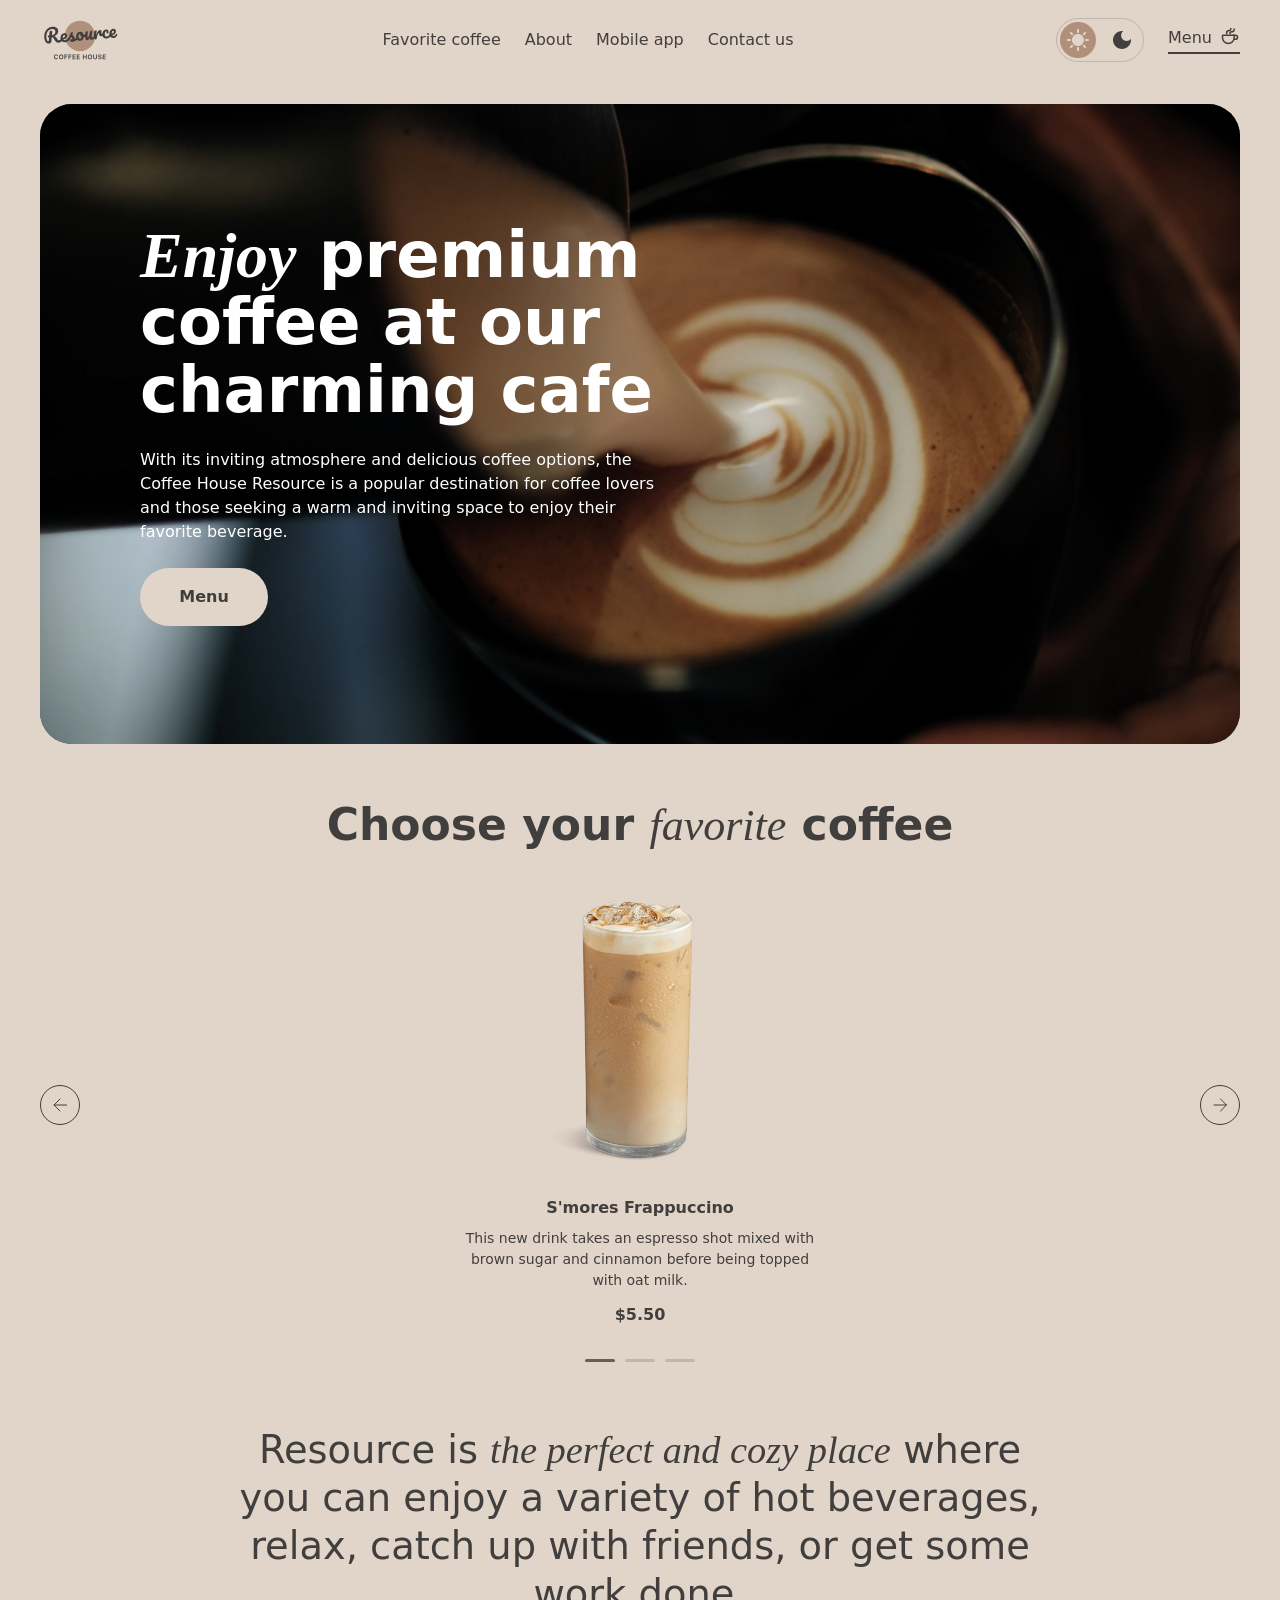
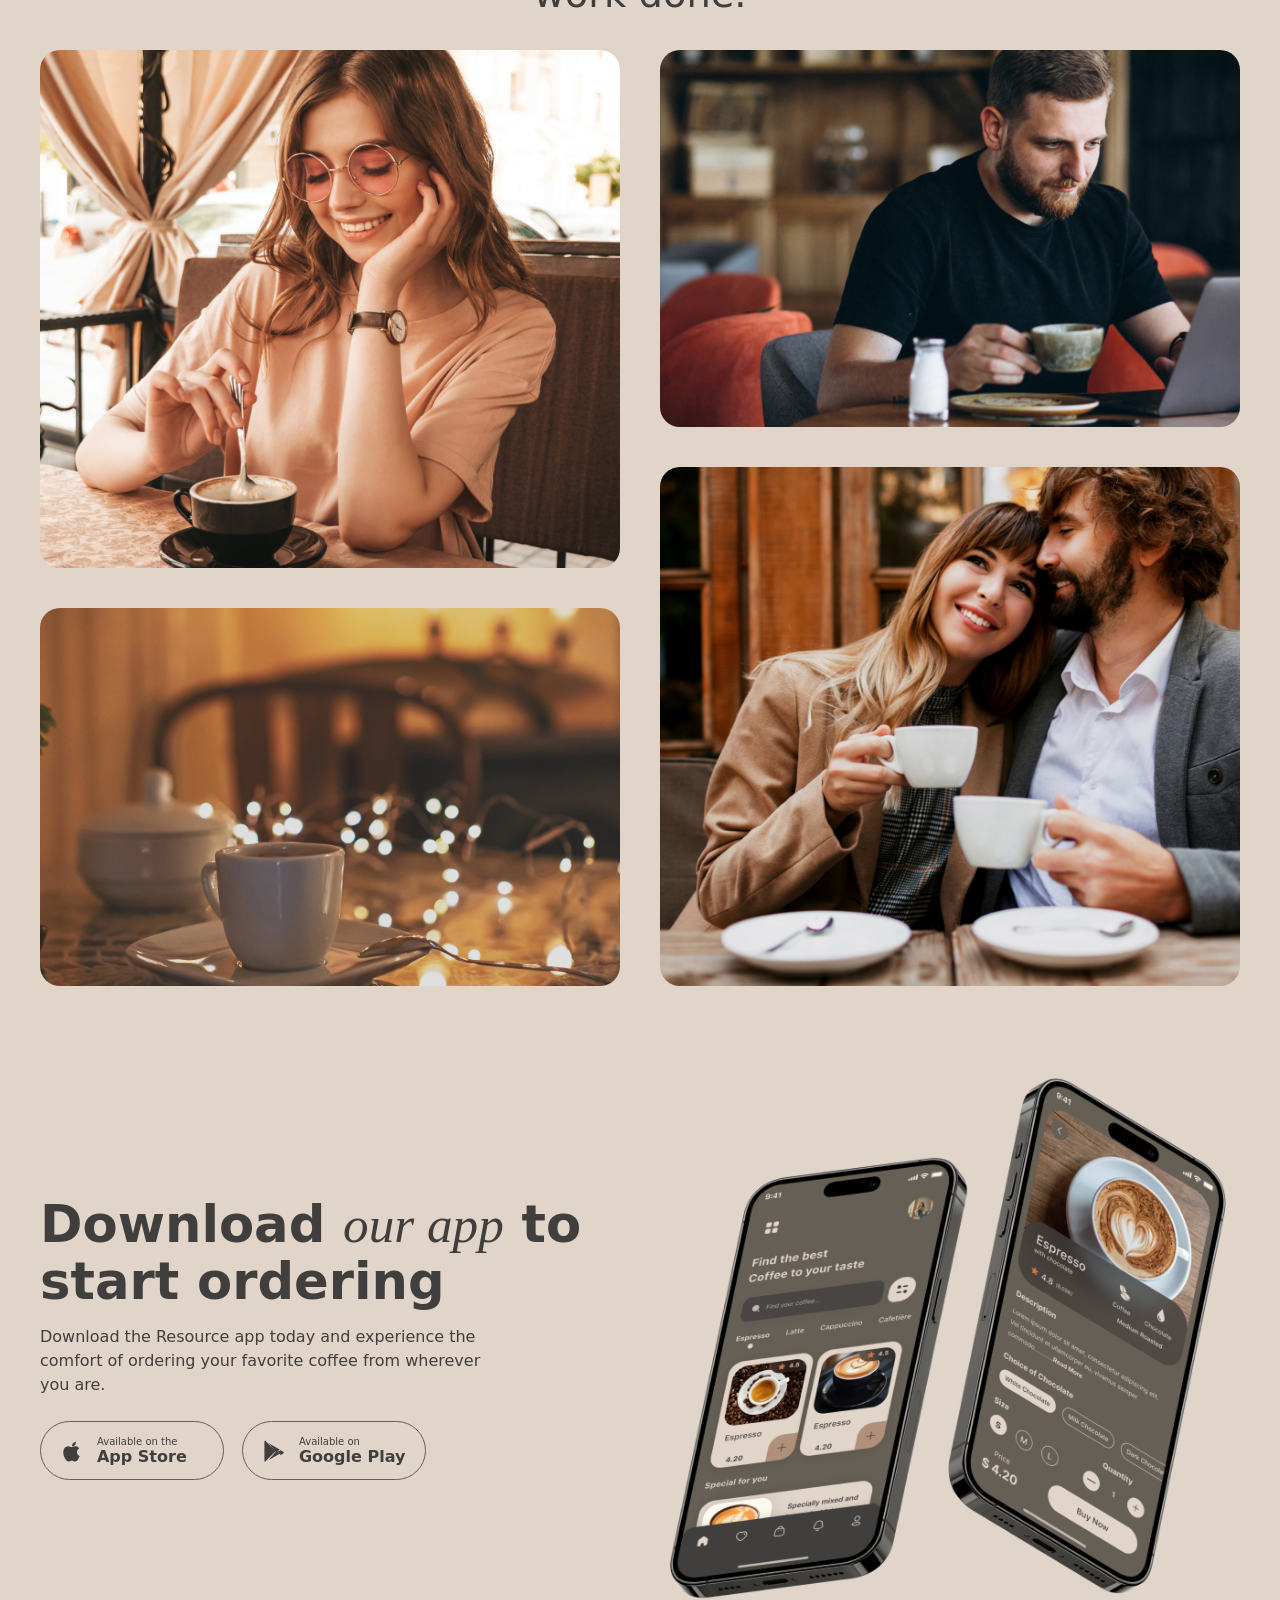
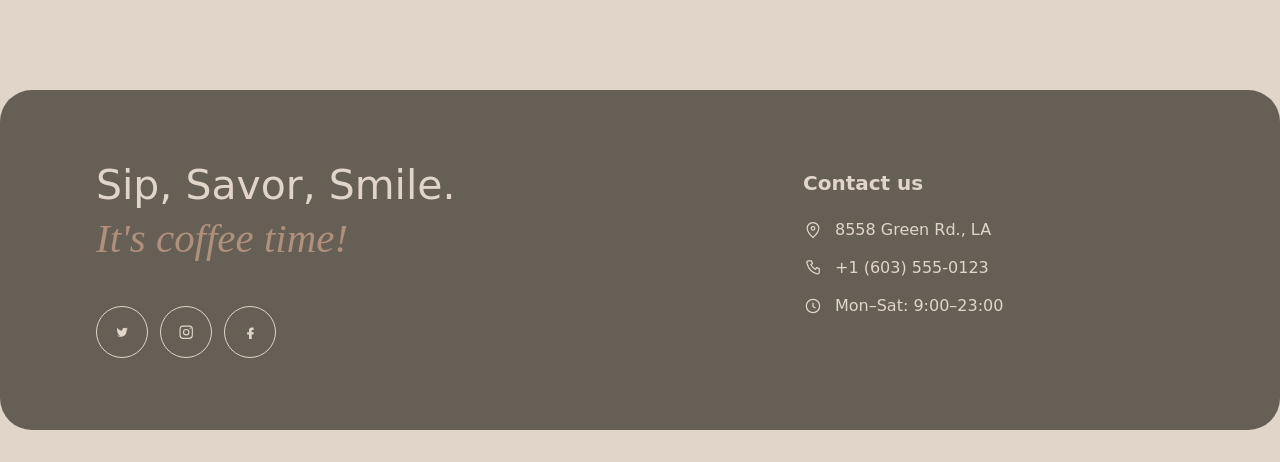
<file: index.html>
<!DOCTYPE html>
<html lang="en">
  <head>
    <meta charset="UTF-8" />
    <meta name="viewport" content="width=device-width, initial-scale=1.0" />
    <title>Coffee House</title>
    <link rel="icon" href="assets/icons/logo.svg" type="image/svg+xml" />
    <link rel="stylesheet" href="css/base.css" />
    <link rel="stylesheet" href="css/layout.css" />
    <link rel="stylesheet" href="css/components.css" />
    <link rel="stylesheet" href="css/themes.css" />
  </head>
  <body>
    <header class="header">
      <div class="header__inner container">
        <a class="header__logo" href="index.html">
          <img
            class="header__logo-img"
            src="assets/icons/logo.svg"
            alt="Resource Coffee House"
            width="100"
            height="60"
          />
        </a>
        <nav class="header__nav" aria-label="Main">
          <ul class="header__list">
            <li class="header__item">
              <a class="header__link" href="#favorite-coffee">Favorite coffee</a>
            </li>
            <li class="header__item">
              <a class="header__link" href="#about">About</a>
            </li>
            <li class="header__item">
              <a class="header__link" href="#extra">Mobile app</a>
            </li>
            <li class="header__item">
              <a class="header__link" href="#contact">Contact us</a>
            </li>
          </ul>
        </nav>
        <div class="header__actions">
          <button class="header__theme" type="button" aria-label="Theme">
            <span class="header__theme-opt header__theme-opt--light">
              <svg class="header__theme-glyph" viewBox="0 0 36 36" aria-hidden="true">
                <path
                  d="M17 10V8C17 7.45 17.45 7 18 7C18.55 7 19 7.45 19 8V10C19 10.55 18.55 11 18 11C17.45 11 17 10.55 17 10ZM24.36 13.05L25.77 11.63C26.16 11.24 26.16 10.61 25.77 10.22C25.38 9.83 24.75 9.83 24.36 10.22L22.95 11.64C22.56 12.03 22.56 12.66 22.95 13.05C23.34 13.44 23.97 13.44 24.36 13.05ZM28 17H26C25.45 17 25 17.45 25 18C25 18.55 25.45 19 26 19H28C28.55 19 29 18.55 29 18C29 17.45 28.55 17 28 17ZM18 25C17.45 25 17 25.45 17 26V28C17 28.55 17.45 29 18 29C18.55 29 19 28.55 19 28V26C19 25.45 18.55 25 18 25ZM11.64 13.05L10.22 11.64C9.83 11.25 9.83 10.61 10.22 10.23C10.61 9.85 11.25 9.84 11.63 10.23L13.04 11.64C13.43 12.03 13.43 12.67 13.04 13.05C12.65 13.43 12.02 13.44 11.64 13.05ZM22.95 22.95C22.56 23.34 22.56 23.98 22.95 24.36L24.36 25.77C24.75 26.16 25.39 26.16 25.77 25.77C26.16 25.38 26.16 24.74 25.77 24.36L24.36 22.95C23.98 22.56 23.34 22.56 22.95 22.95ZM8 19H10C10.55 19 11 18.55 11 18C11 17.45 10.55 17 10 17H8C7.45 17 7 17.45 7 18C7 18.55 7.45 19 8 19ZM11.64 25.78L13.05 24.37C13.44 23.98 13.44 23.34 13.05 22.96C12.66 22.58 12.02 22.57 11.64 22.96L10.23 24.37C9.84 24.76 9.84 25.4 10.23 25.78C10.61 26.17 11.25 26.17 11.64 25.78ZM18 12C14.69 12 12 14.69 12 18C12 21.31 14.69 24 18 24C21.31 24 24 21.31 24 18C24 14.69 21.31 12 18 12Z"
                />
              </svg>
            </span>
            <span class="header__theme-opt header__theme-opt--dark">
              <svg class="header__theme-glyph" viewBox="0 0 36 36" aria-hidden="true">
                <path
                  d="M18 9C13.03 9 9 13.03 9 18C9 22.97 13.03 27 18 27C22.97 27 27 22.97 27 18C27 17.54 26.96 17.08 26.9 16.64C25.92 18.01 24.32 18.9 22.5 18.9C19.52 18.9 17.1 16.48 17.1 13.5C17.1 11.69 17.99 10.08 19.36 9.1C18.92 9.04 18.46 9 18 9Z"
                />
              </svg>
            </span>
          </button>
          <a class="header__menu" href="menu.html">
            <span class="header__menu-label">Menu</span>
            <span class="header__menu-icon" aria-hidden="true"></span>
          </a>
          <button
            class="header__burger"
            type="button"
            aria-label="Open menu"
            aria-expanded="false"
            aria-controls="burger-panel"
          >
            <span class="header__burger-bar" aria-hidden="true"></span>
            <span class="header__burger-bar" aria-hidden="true"></span>
            <span class="header__burger-bar" aria-hidden="true"></span>
          </button>
        </div>
      </div>
    </header>
    <nav class="burger" id="burger-panel" aria-label="Mobile" hidden>
      <ul class="burger__list">
        <li class="burger__item">
          <a class="burger__link" href="#favorite-coffee">Favorite coffee</a>
        </li>
        <li class="burger__item">
          <a class="burger__link" href="#about">About</a>
        </li>
        <li class="burger__item">
          <a class="burger__link" href="#extra">Mobile app</a>
        </li>
        <li class="burger__item">
          <a class="burger__link" href="#contact">Contact us</a>
        </li>
        <li class="burger__item">
          <a class="burger__link burger__link--menu" href="menu.html">
            Menu
            <span class="burger__menu-icon" aria-hidden="true"></span>
          </a>
        </li>
      </ul>
    </nav>
    <main class="main">
      <section class="hero" id="hero">
        <div class="hero__inner container">
          <div class="hero__banner">
            <img
              class="hero__photo"
              src="assets/images/img-hero.jpg"
              alt="Latte being poured into a cup"
            />
            <h1 class="hero__title">
              <em class="hero__accent">Enjoy</em> premium coffee at our charming
              cafe
            </h1>
            <p class="hero__text">
              With its inviting atmosphere and delicious coffee options, the
              Coffee House Resource is a popular destination for coffee lovers
              and those seeking a warm and inviting space to enjoy their
              favorite beverage.
            </p>
            <a class="hero__cta" href="menu.html">Menu</a>
          </div>
        </div>
      </section>
      <section class="slider" id="favorite-coffee" aria-labelledby="favorite-coffee-title">
        <div class="slider__inner container">
          <h2 class="slider__title" id="favorite-coffee-title">
            Choose your <em class="slider__accent">favorite</em> coffee
          </h2>
          <div class="slider__layout">
            <button
              class="slider__control slider__control--prev"
              type="button"
              aria-label="Previous slide"
            >
              <span class="slider__arrow slider__arrow--prev" aria-hidden="true"></span>
            </button>
            <div class="slider__stage">
              <ul class="slider__list">
                <li class="slider__item">
                  <img
                    class="slider__photo"
                    src="assets/images/coffee-slider-1.png"
                    alt="S'mores Frappuccino in a tall glass"
                    width="530"
                    height="530"
                  />
                  <div class="slider__caption">
                    <p class="slider__name">S'mores Frappuccino</p>
                    <p class="slider__text">
                      This new drink takes an espresso shot mixed with brown sugar
                      and cinnamon before being topped with oat milk.
                    </p>
                    <p class="slider__price">$5.50</p>
                  </div>
                </li>
                <li class="slider__item">
                  <img
                    class="slider__photo"
                    src="assets/images/coffee-slider-2.png"
                    alt="Caramel Macchiato in a glass"
                    width="530"
                    height="530"
                  />
                  <div class="slider__caption">
                    <p class="slider__name">Caramel Macchiato</p>
                    <p class="slider__text">
                      Fragrant and unique classic espresso with rich caramel-peanut
                      syrup, with cream under whipped thick foam.
                    </p>
                    <p class="slider__price">$5.00</p>
                  </div>
                </li>
                <li class="slider__item">
                  <img
                    class="slider__photo"
                    src="assets/images/coffee-slider-3.png"
                    alt="Ice coffee in a tall glass"
                    width="530"
                    height="530"
                  />
                  <div class="slider__caption">
                    <p class="slider__name">Ice coffee</p>
                    <p class="slider__text">
                      A popular summer drink that tones and invigorates. Prepared
                      from coffee, milk and ice.
                    </p>
                    <p class="slider__price">$4.50</p>
                  </div>
                </li>
              </ul>
            </div>
            <button
              class="slider__control slider__control--next"
              type="button"
              aria-label="Next slide"
            >
              <span class="slider__arrow slider__arrow--next" aria-hidden="true"></span>
            </button>
          </div>
          <div class="slider__indicators" role="group" aria-label="Slides">
            <button
              class="slider__indicator slider__indicator--active"
              type="button"
              data-slide="0"
              aria-label="S'mores Frappuccino"
              aria-current="true"
            ></button>
            <button
              class="slider__indicator"
              type="button"
              data-slide="1"
              aria-label="Caramel Macchiato"
            ></button>
            <button
              class="slider__indicator"
              type="button"
              data-slide="2"
              aria-label="Ice coffee"
            ></button>
          </div>
        </div>
      </section>
      <section class="about" id="about" aria-labelledby="about-title">
        <div class="about__inner container">
          <h2 class="about__title" id="about-title">
            Resource is <em class="about__accent">the perfect and cozy place</em>
            where you can enjoy a variety of hot beverages, relax, catch up with
            friends, or get some work done.
          </h2>
          <ul class="about__gallery">
            <li class="about__col">
              <img
                class="about__photo about__photo--tall about__photo--woman"
                src="assets/images/about-1.jpg"
                alt="Woman in pink glasses stirring coffee at a cafe table"
                width="726"
                height="726"
              />
              <img
                class="about__photo about__photo--short about__photo--lights"
                src="assets/images/about-2.jpg"
                alt="Espresso cup on a saucer with warm string lights"
                width="726"
                height="726"
              />
            </li>
            <li class="about__col">
              <img
                class="about__photo about__photo--short about__photo--man"
                src="assets/images/about-3.jpg"
                alt="Man drinking coffee while working on a laptop"
                width="726"
                height="726"
              />
              <img
                class="about__photo about__photo--tall about__photo--couple"
                src="assets/images/about-4.jpg"
                alt="Couple smiling with coffee cups at an outdoor table"
                width="726"
                height="726"
              />
            </li>
          </ul>
        </div>
      </section>
      <section class="extra" id="extra" aria-labelledby="extra-title">
        <div class="extra__inner container">
          <div class="extra__copy">
            <h2 class="extra__title" id="extra-title">
              Download <em class="extra__accent">our app</em> to start ordering
            </h2>
            <p class="extra__text">
              Download the Resource app today and experience the comfort of
              ordering your favorite coffee from wherever you are.
            </p>
            <div class="extra__stores">
              <a
                class="extra__store"
                href="https://www.apple.com/app-store/"
                target="_blank"
                rel="noopener noreferrer"
              >
                <svg class="extra__store-icon" viewBox="0 0 24 24" aria-hidden="true" focusable="false">
                  <path
                    fill="currentColor"
                    d="M16.37 12.72c-.03-2.32 1.9-3.43 1.98-3.48-1.08-1.58-2.76-1.8-3.36-1.82-1.43-.15-2.79.84-3.51.84-.73 0-1.85-.82-3.04-.8-1.56.02-3 .91-3.8 2.31-1.62 2.81-.41 6.97 1.16 9.25.77 1.12 1.69 2.37 2.9 2.32 1.16-.05 1.6-.75 3-.75s1.8.75 3.04.72c1.25-.02 2.04-1.13 2.8-2.25.89-1.3 1.25-2.56 1.27-2.62-.03-.01-2.44-.94-2.47-3.72zM14.55 6.3c.64-.78 1.07-1.86.95-2.94-.92.04-2.03.61-2.69 1.38-.59.68-1.1 1.77-.96 2.81 1.02.08 2.07-.52 2.7-1.25z"
                  />
                </svg>
                <span class="extra__store-copy">
                  <span class="extra__store-kicker">Available on the</span>
                  <span class="extra__store-name">App Store</span>
                </span>
              </a>
              <a
                class="extra__store"
                href="https://play.google.com/store"
                target="_blank"
                rel="noopener noreferrer"
              >
                <svg class="extra__store-icon" viewBox="0 0 24 24" aria-hidden="true" focusable="false">
                  <path
                    fill="currentColor"
                    d="M3.6 2.4c-.3.2-.5.6-.5 1v17.2c0 .4.2.8.5 1l.1.1 9.6-9.6v-.2L3.7 2.3l-.1.1zm10.7 10.8 2.7-2.7-10-5.8 7.3 8.5zm3.6-2 2.3 1.3c.8.4.8 1.1 0 1.6l-2.3 1.3-2.9-2.9 2.9-1.3zM7 20.1l10-5.8-2.7-2.7L7 20.1z"
                  />
                </svg>
                <span class="extra__store-copy">
                  <span class="extra__store-kicker">Available on</span>
                  <span class="extra__store-name">Google Play</span>
                </span>
              </a>
            </div>
          </div>
          <img
            class="extra__photo"
            src="assets/images/mobile-screens.png"
            alt="Coffee House app on two phones, with a menu and an espresso order"
            width="630"
            height="630"
          />
        </div>
      </section>
    </main>
    <footer class="footer" id="contact">
      <div class="footer__panel container">
        <div class="footer__brand">
          <p class="footer__slogan">
            <span class="footer__line">Sip, Savor, Smile.</span>
            <em class="footer__accent">It's coffee time!</em>
          </p>
          <ul class="footer__social">
            <li>
              <a
                class="footer__social-link"
                href="https://twitter.com"
                target="_blank"
                rel="noopener noreferrer"
                aria-label="Twitter"
              >
                <svg viewBox="0 0 24 24" aria-hidden="true">
                  <path
                    d="M19.5 7.2c-.6.3-1.2.4-1.9.5.7-.4 1.2-1 1.4-1.8-.6.4-1.3.7-2.1.8A3.2 3.2 0 0 0 12 9.3c0 .3 0 .5.1.7-2.7-.1-5-1.4-6.6-3.4-.3.5-.4 1-.4 1.6 0 1.1.6 2.1 1.5 2.7-.5 0-1-.2-1.5-.4 0 1.6 1.1 2.9 2.6 3.2-.3.1-.6.1-.9.1-.2 0-.4 0-.6-.1.4 1.3 1.6 2.2 3.1 2.3A6.5 6.5 0 0 1 5 16.6 9.1 9.1 0 0 0 10 18c5 0 7.7-4.1 7.7-7.7v-.4c.5-.4 1-.9 1.3-1.5-.5.2-1 .4-1.5.4z"
                  />
                </svg>
              </a>
            </li>
            <li>
              <a
                class="footer__social-link"
                href="https://instagram.com"
                target="_blank"
                rel="noopener noreferrer"
                aria-label="Instagram"
              >
                <svg viewBox="0 0 24 24" aria-hidden="true">
                  <rect x="4" y="4" width="16" height="16" rx="4" />
                  <circle cx="12" cy="12" r="3.5" />
                  <circle cx="17.2" cy="6.8" r="0.8" fill="currentColor" stroke="none" />
                </svg>
              </a>
            </li>
            <li>
              <a
                class="footer__social-link"
                href="https://facebook.com"
                target="_blank"
                rel="noopener noreferrer"
                aria-label="Facebook"
              >
                <svg viewBox="0 0 24 24" aria-hidden="true">
                  <path
                    d="M14 9h2.5V6H14c-2.2 0-3.5 1.4-3.5 3.6V12H8v3h2.5v6H14v-6h2.2l.5-3H14V9.6c0-.4.2-.6.6-.6z"
                  />
                </svg>
              </a>
            </li>
          </ul>
        </div>
        <div class="footer__contact">
          <p class="footer__title">Contact us</p>
          <address class="footer__contacts">
            <a
              class="footer__row"
              href="https://www.google.com/maps/search/?api=1&query=8558+Green+Rd.%2C+LA"
              target="_blank"
              rel="noopener noreferrer"
            >
              <svg class="footer__icon" viewBox="0 0 24 24" aria-hidden="true">
                <path d="M12 21s7-6.2 7-11a7 7 0 1 0-14 0c0 4.8 7 11 7 11z" />
                <circle cx="12" cy="10" r="2.2" />
              </svg>
              <span>8558 Green Rd., LA</span>
            </a>
            <a class="footer__row" href="tel:+16035550123">
              <svg class="footer__icon" viewBox="0 0 24 24" aria-hidden="true">
                <path
                  d="M7 3.5h3.2l1.2 3.2-2 1.2a12 12 0 0 0 5.7 5.7l1.2-2 3.2 1.2V17a2 2 0 0 1-2.2 2A16.5 16.5 0 0 1 5 6.7 2 2 0 0 1 7 3.5z"
                />
              </svg>
              <span>+1 (603) 555-0123</span>
            </a>
            <span class="footer__row">
              <svg class="footer__icon" viewBox="0 0 24 24" aria-hidden="true">
                <circle cx="12" cy="12" r="8" />
                <path d="M12 8v4.5l3 2" />
              </svg>
              <span>Mon–Sat: 9:00–23:00</span>
            </span>
          </address>
        </div>
      </div>
    </footer>
    <script src="js/theme.js" defer></script>
    <script src="js/scroll-lock.js" defer></script>
    <script src="js/burger.js" defer></script>
    <script src="js/slider.js" defer></script>
  </body>
</html>
</file>
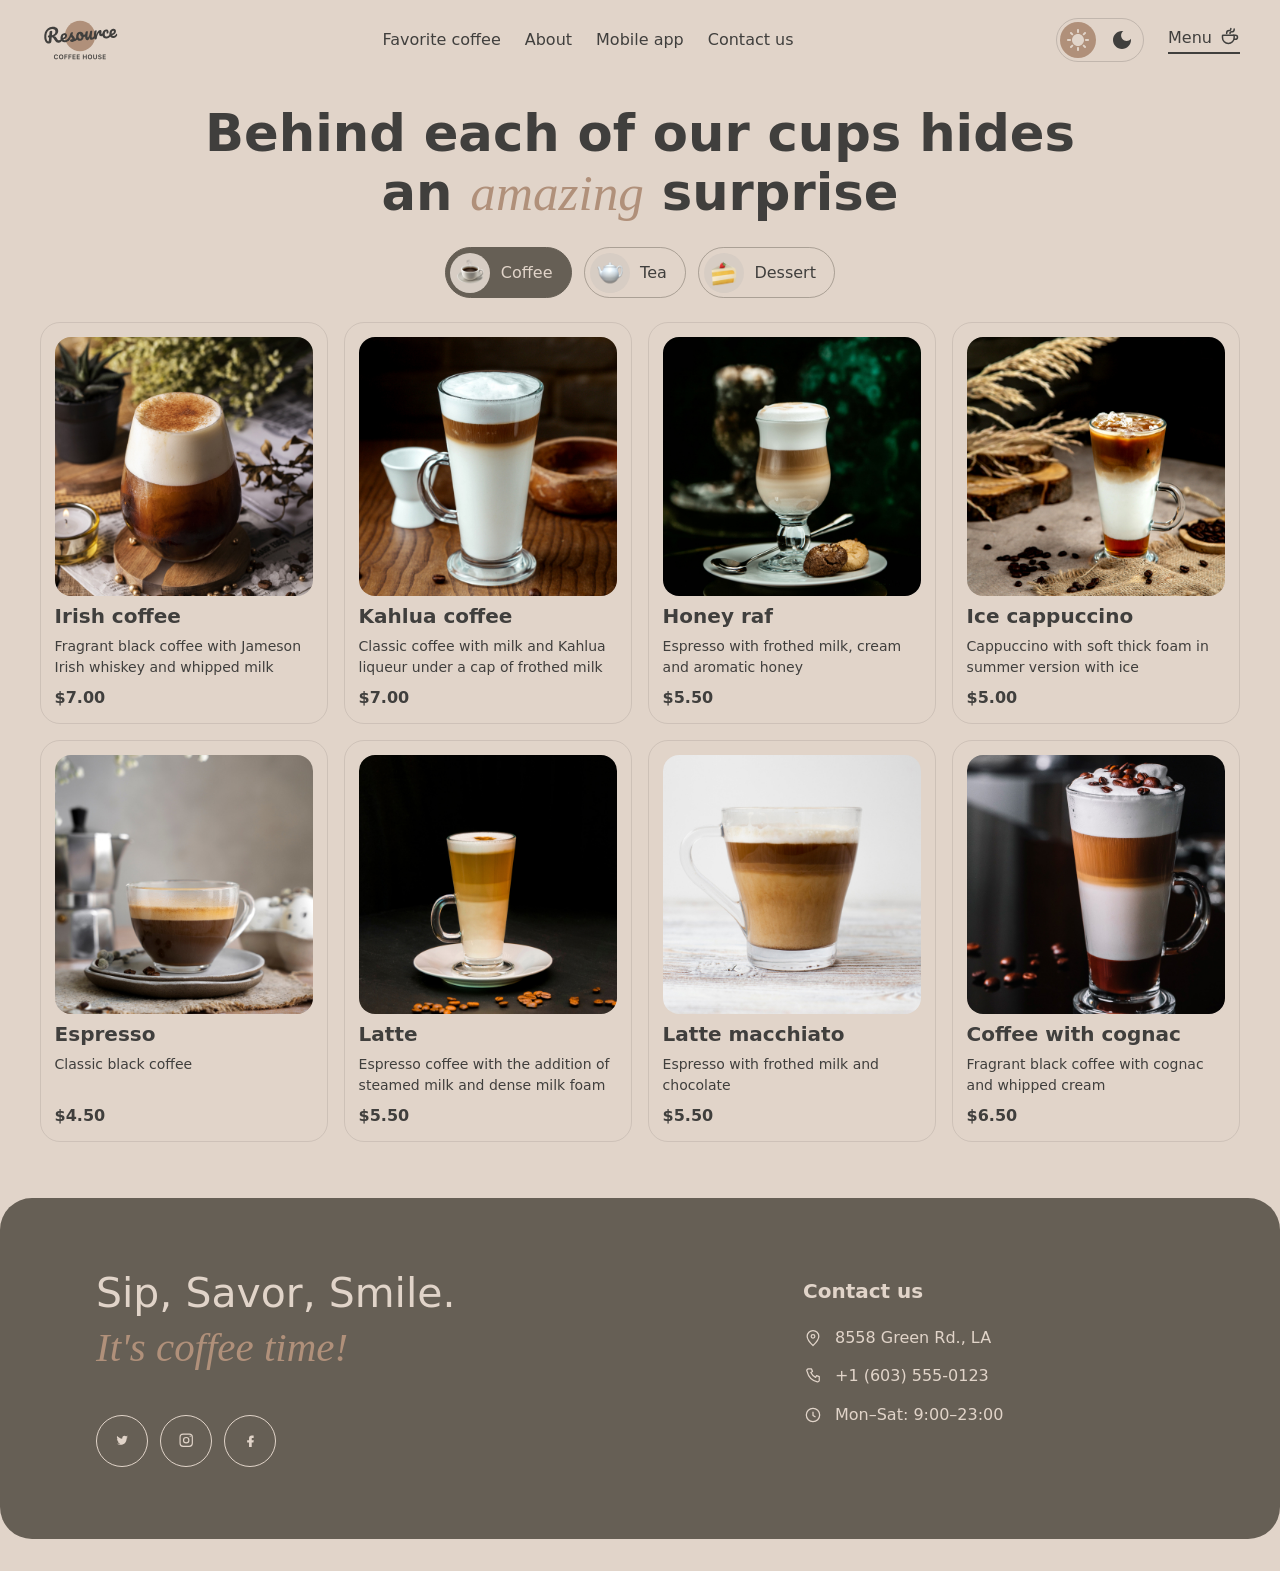
<file: menu.html>
<!DOCTYPE html>
<html lang="en">
  <head>
    <meta charset="UTF-8" />
    <meta name="viewport" content="width=device-width, initial-scale=1.0" />
    <title>Coffee House — Menu</title>
    <link rel="icon" href="assets/icons/logo.svg" type="image/svg+xml" />
    <link rel="stylesheet" href="css/base.css" />
    <link rel="stylesheet" href="css/layout.css" />
    <link rel="stylesheet" href="css/components.css" />
    <link rel="stylesheet" href="css/themes.css" />
  </head>
  <body>
    <header class="header">
      <div class="header__inner container">
        <a class="header__logo" href="index.html">
          <img
            class="header__logo-img"
            src="assets/icons/logo.svg"
            alt="Resource Coffee House"
            width="100"
            height="60"
          />
        </a>
        <nav class="header__nav" aria-label="Main">
          <ul class="header__list">
            <li class="header__item">
              <a class="header__link" href="index.html#favorite-coffee">Favorite coffee</a>
            </li>
            <li class="header__item">
              <a class="header__link" href="index.html#about">About</a>
            </li>
            <li class="header__item">
              <a class="header__link" href="index.html#extra">Mobile app</a>
            </li>
            <li class="header__item">
              <a class="header__link" href="index.html#contact">Contact us</a>
            </li>
          </ul>
        </nav>
        <div class="header__actions">
          <button class="header__theme" type="button" aria-label="Theme">
            <span class="header__theme-opt header__theme-opt--light">
              <svg class="header__theme-glyph" viewBox="0 0 36 36" aria-hidden="true">
                <path
                  d="M17 10V8C17 7.45 17.45 7 18 7C18.55 7 19 7.45 19 8V10C19 10.55 18.55 11 18 11C17.45 11 17 10.55 17 10ZM24.36 13.05L25.77 11.63C26.16 11.24 26.16 10.61 25.77 10.22C25.38 9.83 24.75 9.83 24.36 10.22L22.95 11.64C22.56 12.03 22.56 12.66 22.95 13.05C23.34 13.44 23.97 13.44 24.36 13.05ZM28 17H26C25.45 17 25 17.45 25 18C25 18.55 25.45 19 26 19H28C28.55 19 29 18.55 29 18C29 17.45 28.55 17 28 17ZM18 25C17.45 25 17 25.45 17 26V28C17 28.55 17.45 29 18 29C18.55 29 19 28.55 19 28V26C19 25.45 18.55 25 18 25ZM11.64 13.05L10.22 11.64C9.83 11.25 9.83 10.61 10.22 10.23C10.61 9.85 11.25 9.84 11.63 10.23L13.04 11.64C13.43 12.03 13.43 12.67 13.04 13.05C12.65 13.43 12.02 13.44 11.64 13.05ZM22.95 22.95C22.56 23.34 22.56 23.98 22.95 24.36L24.36 25.77C24.75 26.16 25.39 26.16 25.77 25.77C26.16 25.38 26.16 24.74 25.77 24.36L24.36 22.95C23.98 22.56 23.34 22.56 22.95 22.95ZM8 19H10C10.55 19 11 18.55 11 18C11 17.45 10.55 17 10 17H8C7.45 17 7 17.45 7 18C7 18.55 7.45 19 8 19ZM11.64 25.78L13.05 24.37C13.44 23.98 13.44 23.34 13.05 22.96C12.66 22.58 12.02 22.57 11.64 22.96L10.23 24.37C9.84 24.76 9.84 25.4 10.23 25.78C10.61 26.17 11.25 26.17 11.64 25.78ZM18 12C14.69 12 12 14.69 12 18C12 21.31 14.69 24 18 24C21.31 24 24 21.31 24 18C24 14.69 21.31 12 18 12Z"
                />
              </svg>
            </span>
            <span class="header__theme-opt header__theme-opt--dark">
              <svg class="header__theme-glyph" viewBox="0 0 36 36" aria-hidden="true">
                <path
                  d="M18 9C13.03 9 9 13.03 9 18C9 22.97 13.03 27 18 27C22.97 27 27 22.97 27 18C27 17.54 26.96 17.08 26.9 16.64C25.92 18.01 24.32 18.9 22.5 18.9C19.52 18.9 17.1 16.48 17.1 13.5C17.1 11.69 17.99 10.08 19.36 9.1C18.92 9.04 18.46 9 18 9Z"
                />
              </svg>
            </span>
          </button>
          <a class="header__menu" href="menu.html" aria-current="page">
            <span class="header__menu-label">Menu</span>
            <span class="header__menu-icon" aria-hidden="true"></span>
          </a>
          <button
            class="header__burger"
            type="button"
            aria-label="Open menu"
            aria-expanded="false"
            aria-controls="burger-panel"
          >
            <span class="header__burger-bar" aria-hidden="true"></span>
            <span class="header__burger-bar" aria-hidden="true"></span>
            <span class="header__burger-bar" aria-hidden="true"></span>
          </button>
        </div>
      </div>
    </header>
    <nav class="burger" id="burger-panel" aria-label="Mobile" hidden>
      <ul class="burger__list">
        <li class="burger__item">
          <a class="burger__link" href="index.html#favorite-coffee">Favorite coffee</a>
        </li>
        <li class="burger__item">
          <a class="burger__link" href="index.html#about">About</a>
        </li>
        <li class="burger__item">
          <a class="burger__link" href="index.html#extra">Mobile app</a>
        </li>
        <li class="burger__item">
          <a class="burger__link" href="index.html#contact">Contact us</a>
        </li>
        <li class="burger__item">
          <a class="burger__link burger__link--menu" href="menu.html" aria-current="page">
            Menu
            <span class="burger__menu-icon" aria-hidden="true"></span>
          </a>
        </li>
      </ul>
    </nav>
    <main class="main">
      <section class="catalog" id="catalog" aria-labelledby="catalog-title">
        <div class="catalog__inner container">
          <h1 class="catalog__title" id="catalog-title">
            Behind each of our cups hides an
            <em class="catalog__accent">amazing</em> surprise
          </h1>
          <div
            class="catalog__tabs"
            role="group"
            aria-label="Menu categories"
          >
            <button
              class="catalog__tab catalog__tab--active"
              type="button"
              data-category="coffee"
              aria-pressed="true"
            >
              <span class="catalog__tab-icon" aria-hidden="true">
                <img src="assets/icons/coffe_pic.png" alt="" width="28" height="28" />
              </span>
              Coffee
            </button>
            <button
              class="catalog__tab"
              type="button"
              data-category="tea"
              aria-pressed="false"
            >
              <span class="catalog__tab-icon" aria-hidden="true">
                <img src="assets/icons/tea_pic.png" alt="" width="28" height="28" />
              </span>
              Tea
            </button>
            <button
              class="catalog__tab"
              type="button"
              data-category="dessert"
              aria-pressed="false"
            >
              <span class="catalog__tab-icon" aria-hidden="true">
                <img src="assets/icons/dessert_pic.png" alt="" width="22" height="28" />
              </span>
              Dessert
            </button>
          </div>
          <ul class="catalog__list"></ul>
          <button
            class="catalog__more"
            type="button"
            aria-label="Show more"
            aria-hidden="true"
            tabindex="-1"
          >
            <svg class="catalog__more-icon" viewBox="0 0 24 24" aria-hidden="true">
              <path
                d="M20 12a8 8 0 1 1-2.3-5.7"
                fill="none"
                stroke="currentColor"
                stroke-width="1.6"
                stroke-linecap="round"
              />
              <path
                d="M20 4.5V9h-4.5"
                fill="none"
                stroke="currentColor"
                stroke-width="1.6"
                stroke-linecap="round"
                stroke-linejoin="round"
              />
            </svg>
            Show more
          </button>
        </div>
      </section>
    </main>
    <footer class="footer" id="contact">
      <div class="footer__panel container">
        <div class="footer__brand">
          <p class="footer__slogan">
            <span class="footer__line">Sip, Savor, Smile.</span>
            <em class="footer__accent">It's coffee time!</em>
          </p>
          <ul class="footer__social">
            <li>
              <a
                class="footer__social-link"
                href="https://twitter.com"
                target="_blank"
                rel="noopener noreferrer"
                aria-label="Twitter"
              >
                <svg viewBox="0 0 24 24" aria-hidden="true">
                  <path
                    d="M19.5 7.2c-.6.3-1.2.4-1.9.5.7-.4 1.2-1 1.4-1.8-.6.4-1.3.7-2.1.8A3.2 3.2 0 0 0 12 9.3c0 .3 0 .5.1.7-2.7-.1-5-1.4-6.6-3.4-.3.5-.4 1-.4 1.6 0 1.1.6 2.1 1.5 2.7-.5 0-1-.2-1.5-.4 0 1.6 1.1 2.9 2.6 3.2-.3.1-.6.1-.9.1-.2 0-.4 0-.6-.1.4 1.3 1.6 2.2 3.1 2.3A6.5 6.5 0 0 1 5 16.6 9.1 9.1 0 0 0 10 18c5 0 7.7-4.1 7.7-7.7v-.4c.5-.4 1-.9 1.3-1.5-.5.2-1 .4-1.5.4z"
                  />
                </svg>
              </a>
            </li>
            <li>
              <a
                class="footer__social-link"
                href="https://instagram.com"
                target="_blank"
                rel="noopener noreferrer"
                aria-label="Instagram"
              >
                <svg viewBox="0 0 24 24" aria-hidden="true">
                  <rect x="4" y="4" width="16" height="16" rx="4" />
                  <circle cx="12" cy="12" r="3.5" />
                  <circle cx="17.2" cy="6.8" r="0.8" fill="currentColor" stroke="none" />
                </svg>
              </a>
            </li>
            <li>
              <a
                class="footer__social-link"
                href="https://facebook.com"
                target="_blank"
                rel="noopener noreferrer"
                aria-label="Facebook"
              >
                <svg viewBox="0 0 24 24" aria-hidden="true">
                  <path
                    d="M14 9h2.5V6H14c-2.2 0-3.5 1.4-3.5 3.6V12H8v3h2.5v6H14v-6h2.2l.5-3H14V9.6c0-.4.2-.6.6-.6z"
                  />
                </svg>
              </a>
            </li>
          </ul>
        </div>
        <div class="footer__contact">
          <p class="footer__title">Contact us</p>
          <address class="footer__contacts">
            <a
              class="footer__row"
              href="https://www.google.com/maps/search/?api=1&query=8558+Green+Rd.%2C+LA"
              target="_blank"
              rel="noopener noreferrer"
            >
              <svg class="footer__icon" viewBox="0 0 24 24" aria-hidden="true">
                <path d="M12 21s7-6.2 7-11a7 7 0 1 0-14 0c0 4.8 7 11 7 11z" />
                <circle cx="12" cy="10" r="2.2" />
              </svg>
              <span>8558 Green Rd., LA</span>
            </a>
            <a class="footer__row" href="tel:+16035550123">
              <svg class="footer__icon" viewBox="0 0 24 24" aria-hidden="true">
                <path
                  d="M7 3.5h3.2l1.2 3.2-2 1.2a12 12 0 0 0 5.7 5.7l1.2-2 3.2 1.2V17a2 2 0 0 1-2.2 2A16.5 16.5 0 0 1 5 6.7 2 2 0 0 1 7 3.5z"
                />
              </svg>
              <span>+1 (603) 555-0123</span>
            </a>
            <span class="footer__row">
              <svg class="footer__icon" viewBox="0 0 24 24" aria-hidden="true">
                <circle cx="12" cy="12" r="8" />
                <path d="M12 8v4.5l3 2" />
              </svg>
              <span>Mon–Sat: 9:00–23:00</span>
            </span>
          </address>
        </div>
      </div>
    </footer>
    <div
      class="modal"
      id="product-modal"
      hidden
      aria-hidden="true"
    >
      <div
        class="modal__dialog"
        role="dialog"
        aria-modal="true"
        aria-labelledby="modal-title"
      >
        <div class="modal__body">
          <img class="modal__photo" alt="" width="310" height="310" />
          <div class="modal__info">
            <h2 class="modal__title" id="modal-title"></h2>
            <p class="modal__text"></p>
            <div class="modal__params">
              <div class="modal__param" data-param="size">
                <p class="modal__param-label">Size</p>
                <div class="modal__options modal__options--size"></div>
              </div>
              <div class="modal__param" data-param="additives">
                <p class="modal__param-label">Additives</p>
                <div class="modal__options modal__options--additives"></div>
              </div>
            </div>
            <p class="modal__total">
              <span class="modal__total-label">Total:</span>
              <span class="modal__price"></span>
            </p>
            <p class="modal__note">
              <svg class="modal__note-icon" viewBox="0 0 24 24" aria-hidden="true">
                <circle cx="12" cy="12" r="9" />
                <path d="M12 11v5" />
                <circle cx="12" cy="8" r="0.8" />
              </svg>
              <span>The cost is not final. Download our mobile app to see the final price and place your order. Earn loyalty points and enjoy your favorite coffee with up to 20% discount.</span>
            </p>
            <button class="modal__close" type="button">Close</button>
          </div>
        </div>
      </div>
    </div>
    <script src="js/theme.js" defer></script>
    <script src="js/scroll-lock.js" defer></script>
    <script src="js/burger.js" defer></script>
    <script src="js/catalog.js" defer></script>
    <script src="js/modal.js" defer></script>
  </body>
</html>
</file>
<file: css/base.css>
/* Structural tokens and base elements. Brand values: docs/specs/architecture.md */
:root {
  --space-xs: 0.25rem;
  --space-sm: 0.5rem;
  --space-md: 1rem;
  --space-lg: 1.5rem;
  --space-xl: 2rem;

  --font-family-base: system-ui, sans-serif;
  --font-family-accent: "Iowan Old Style", Palatino, "Palatino Linotype", Georgia, serif;
  --font-size-base: 1rem;
  --font-size-sm: 0.875rem;
  --font-size-lg: 1.25rem;
  --font-size-h1: 2rem;
  --line-height-body: 1.5;
  --line-height-heading: 1.2;
  --font-weight-regular: 400;
  --font-weight-bold: 700;

  --container-max-width: 1440px;
  --container-padding-inline: 2.5rem;
}

@media (max-width: 768px) {
  :root {
    --container-padding-inline: 2.5rem;
  }
}

@media (max-width: 380px) {
  :root {
    --container-padding-inline: 1rem;
  }
}

*,
*::before,
*::after {
  box-sizing: border-box;
}

html {
  scroll-behavior: smooth;
  overflow-x: clip;
}

body {
  margin: 0;
  overflow-x: clip;
  font-family: var(--font-family-base);
  font-size: var(--font-size-base);
  font-weight: var(--font-weight-regular);
  line-height: var(--line-height-body);
  color: var(--color-text);
  background-color: var(--color-bg);
}

h1,
h2,
h3,
h4 {
  margin: 0;
  font-weight: var(--font-weight-bold);
  line-height: var(--line-height-heading);
}

h1 {
  font-size: var(--font-size-h1);
}

p {
  margin: 0;
}

a {
  color: var(--color-link);
}

img {
  display: block;
  max-width: 100%;
  height: auto;
}

button,
input,
textarea,
select {
  font: inherit;
  color: inherit;
}

ul,
ol {
  margin: 0;
  padding: 0;
}
</file>
<file: css/layout.css>
/* Centered content column. Full-bleed backgrounds stay off .container. */
.container {
  width: 100%;
  max-width: var(--container-max-width);
  margin-inline: auto;
  padding-inline: var(--container-padding-inline);
}

/* Above 1440px the column stays centered; section backgrounds may full-bleed. */
.main {
  width: 100%;
  min-width: 0;
}
</file>
<file: css/components.css>
/* header, footer, hero, slider, about, extra, catalog cards, modal. */
.header {
  position: sticky;
  top: 0;
  z-index: 20;
  background-color: var(--color-bg);
  color: var(--color-text);
}

.header__inner {
  display: flex;
  flex-wrap: wrap;
  align-items: center;
  gap: var(--space-md);
  padding-block: var(--space-md);
}

.header__logo {
  flex-shrink: 0;
  line-height: 0;
  text-decoration: none;
}

.header__logo-img {
  height: 3rem;
  width: auto;
}

@media (hover: hover) {
  .header__logo:hover {
    opacity: 0.85;
  }
}

.header__nav {
  flex: 1 1 auto;
}

.header__list {
  display: flex;
  flex-wrap: wrap;
  gap: var(--space-md) var(--space-lg);
  list-style: none;
}

.header__list {
  justify-content: center;
}

.header__link {
  color: var(--color-text);
  text-decoration: none;
  transition: color 0.2s ease;
}

@media (hover: hover) {
  .header__link:hover {
    color: var(--color-link);
  }
}

.header__link:focus-visible,
.header__logo:focus-visible,
.header__theme:focus-visible,
.header__burger:focus-visible {
  outline: 2px solid var(--color-link);
  outline-offset: 2px;
}

.header__actions {
  display: flex;
  flex-shrink: 0;
  align-items: center;
  gap: var(--space-sm);
  margin-left: auto;
}

@media (min-width: 769px) {
  .header__actions {
    width: 184px;
    height: 44px;
    gap: 24px;
  }
}

.header__menu {
  display: inline-flex;
  flex: 0 0 72px;
  align-items: flex-end;
  justify-content: space-between;
  width: 72px;
  height: 28px;
  padding-bottom: 6px;
  border-bottom: 2px solid currentColor;
  color: var(--color-text);
  line-height: 1;
  text-decoration: none;
  transition: opacity 0.2s ease;
}

.header__menu-icon {
  width: 20px;
  height: 20px;
  background-color: currentColor;
  -webkit-mask: url("../assets/icons/coffee-cup.svg") center / contain no-repeat;
  mask: url("../assets/icons/coffee-cup.svg") center / contain no-repeat;
}

@media (hover: hover) {
  .header__menu:hover {
    opacity: 0.7;
  }
}

.header__theme {
  display: inline-flex;
  flex: 0 0 88px;
  align-items: center;
  justify-content: center;
  gap: 8px;
  width: 88px;
  height: 44px;
  padding: 3px;
  border: 1px solid var(--color-primary);
  border-radius: 999px;
  background: transparent;
  cursor: pointer;
}

.header__theme-opt {
  display: grid;
  place-items: center;
  width: 36px;
  height: 36px;
  border-radius: 50%;
  color: var(--color-text);
}

.header__theme-opt--light {
  background-color: var(--color-accent);
  color: var(--color-on-accent);
}

[data-theme='dark'] .header__theme-opt--light {
  background-color: transparent;
  color: var(--color-text);
}

[data-theme='dark'] .header__theme-opt--dark {
  background-color: var(--color-accent);
  color: var(--color-on-accent);
}

.header__theme-glyph {
  width: 36px;
  height: 36px;
  fill: currentColor;
}

.header__burger {
  position: relative;
  display: none;
  width: 46px;
  height: 46px;
  padding: 0;
  border: 1px solid var(--color-text);
  border-radius: 50%;
  background: transparent;
  cursor: pointer;
  transition: opacity 0.2s ease;
}

@media (hover: hover) {
  .header__burger:hover {
    opacity: 0.7;
  }
}

.header__burger-bar {
  position: absolute;
  top: 50%;
  left: 50%;
  display: block;
  width: 0.95rem;
  height: 1.5px;
  background-color: var(--color-text);
  transform: translate(-50%, -50%);
  transition: transform 0.3s ease;
}

.header__burger-bar:nth-child(1) {
  transform: translate(-50%, calc(-50% - 0.18rem));
}

.header__burger-bar:nth-child(2) {
  transform: translate(-50%, calc(-50% + 0.18rem));
}

.header__burger-bar:nth-child(3) {
  display: none;
}

.header__burger[aria-expanded='true'] .header__burger-bar:nth-child(1) {
  transform: translate(-50%, -50%) rotate(45deg);
}

.header__burger[aria-expanded='true'] .header__burger-bar:nth-child(2) {
  transform: translate(-50%, -50%) rotate(-45deg);
}

.burger {
  display: none;
}

html.is-scroll-locked {
  overflow: hidden;
  scroll-behavior: auto;
}

body.is-burger-open {
  overflow: hidden;
}

@media (max-width: 768px) {
  .burger {
    display: flex;
    position: fixed;
    left: 0;
    right: 0;
    z-index: 15;
    align-items: center;
    justify-content: center;
    margin: 0;
    padding: var(--space-xl) var(--container-padding-inline);
    background-color: var(--color-bg);
    visibility: hidden;
    opacity: 0;
    pointer-events: none;
    transform: translateY(-0.75rem);
    transition:
      opacity 0.35s ease,
      transform 0.35s ease,
      visibility 0.35s;
  }

  .burger[hidden] {
    display: flex;
  }

  .burger.burger--open {
    visibility: visible;
    opacity: 1;
    pointer-events: auto;
    transform: none;
  }

  .burger__list {
    display: flex;
    flex-direction: column;
    align-items: center;
    gap: 2.5rem;
    list-style: none;
    text-align: center;
  }

  .burger__link {
    display: inline-flex;
    align-items: center;
    gap: 0.5rem;
    color: var(--color-text);
    font-size: 1.5rem;
    font-weight: var(--font-weight-bold);
    line-height: 1.5;
    text-decoration: none;
    transition: opacity 0.2s ease;
  }

  @media (hover: hover) {
    .burger__link:hover {
      opacity: 0.7;
    }
  }

  .burger__link:focus-visible {
    outline: 2px solid var(--color-link);
    outline-offset: 2px;
  }

  .burger__menu-icon {
    width: 1.25rem;
    height: 1.25rem;
    background-color: currentColor;
    -webkit-mask: url("../assets/icons/coffee-cup.svg") center / contain no-repeat;
    mask: url("../assets/icons/coffee-cup.svg") center / contain no-repeat;
  }
}

.footer {
  padding: var(--space-xl) 0 var(--space-xl);
  background-color: var(--color-bg);
  color: var(--color-on-footer);
}

.footer__panel {
  display: grid;
  grid-template-columns: minmax(0, 1.35fr) minmax(16rem, 0.8fr);
  align-items: start;
  gap: 3rem 4rem;
  padding: 4.5rem 6rem;
  border-radius: 2rem;
  background-color: var(--color-footer);
}

.footer__slogan {
  margin: 0;
  font-size: clamp(2rem, 3.2vw, 3rem);
  font-weight: 500;
  line-height: 1.15;
  color: var(--color-on-footer);
}

.footer__line {
  display: block;
}

.footer__slogan .footer__accent {
  display: block;
  margin-top: 0.15em;
  color: #b0907a;
  font-size: 1em;
}

.footer__accent,
.slider__accent,
.about__accent,
.extra__accent,
.hero__accent {
  font-family: var(--font-family-accent);
  font-style: italic;
  font-weight: 500;
}

.footer__social {
  display: flex;
  gap: 0.75rem;
  margin-top: 2.75rem;
  list-style: none;
}

.footer__social-link {
  display: inline-flex;
  align-items: center;
  justify-content: center;
  width: 3.25rem;
  height: 3.25rem;
  border: 1px solid currentColor;
  border-radius: 50%;
  color: var(--color-on-footer);
  transition: opacity 0.2s ease;
}

.footer__social-link svg {
  width: 1.15rem;
  height: 1.15rem;
  fill: none;
  stroke: currentColor;
  stroke-width: 1.5;
  stroke-linejoin: round;
}

.footer__social-link svg path {
  fill: currentColor;
  stroke: none;
}

.footer__row {
  color: var(--color-on-footer);
  text-decoration: none;
}

.footer__contact {
  padding-top: 0.35rem;
}

.footer__contacts {
  display: flex;
  flex-direction: column;
  align-items: flex-start;
  gap: 0.9rem;
  font-style: normal;
  font-size: 1rem;
}

.footer__title {
  margin: 0 0 1.25rem;
  font-size: 1.25rem;
  font-weight: 600;
}

.footer__row {
  display: flex;
  align-items: center;
  gap: 0.75rem;
}

.footer__icon {
  flex-shrink: 0;
  width: 1.25rem;
  height: 1.25rem;
  fill: none;
  stroke: currentColor;
  stroke-width: 1.5;
  stroke-linejoin: round;
}

@media (hover: hover) {
  .footer__social-link:hover,
  .footer__row:hover {
    opacity: 0.75;
  }
}

@media (max-width: 768px) {
  .header__nav,
  .header__menu {
    display: none;
  }

  .header__burger {
    display: inline-flex;
  }

  .footer__panel {
    grid-template-columns: 1fr;
    gap: 2.5rem;
    padding: 2.5rem 1.75rem;
  }

  .footer__contact {
    padding-top: 0;
  }
}

@media (max-width: 380px) {
  .footer__slogan {
    font-size: 1.75rem;
  }
}

.hero {
  padding-block: var(--space-lg);
}

.hero__banner {
  position: relative;
  display: flex;
  flex-direction: column;
  align-items: flex-start;
  justify-content: center;
  gap: var(--space-lg);
  min-height: 20rem;
  padding: var(--space-xl);
  overflow: hidden;
  border-radius: var(--space-xl);
  background-color: var(--color-text);
  /* Fixed white: readable on the dark latte photo in light and dark page themes */
  color: #fff;
}

.hero__photo {
  position: absolute;
  inset: 0;
  width: 100%;
  height: 100%;
  object-fit: cover;
  object-position: 70% center;
}

.hero__title,
.hero__text,
.hero__cta {
  position: relative;
  z-index: 1;
}

.hero__title {
  max-width: 33rem;
  font-size: clamp(2rem, 5vw, 4.5rem);
  font-weight: 600;
  line-height: 1.05;
}

.hero__accent {
  font-style: italic;
  font-weight: 600;
}

.hero__text {
  max-width: 33rem;
}

.hero__cta {
  display: inline-flex;
  align-items: center;
  justify-content: center;
  min-width: 8rem;
  padding: var(--space-md) var(--space-xl);
  border: 1px solid transparent;
  border-radius: 999px;
  background-color: var(--color-bg);
  color: var(--color-text);
  font-weight: var(--font-weight-bold);
  text-decoration: none;
  transition: opacity 0.2s ease;
}

@media (hover: hover) {
  .hero__cta:hover {
    opacity: 0.85;
  }
}

.hero__cta:focus-visible {
  outline: 2px solid var(--color-link);
  outline-offset: 2px;
}

@media (min-width: 769px) {
  .hero__banner {
    justify-content: center;
    min-height: 40rem;
    padding: 6.25rem 6.25rem;
  }
}

@media (max-width: 768px) {
  .hero {
    padding-block: var(--space-md);
  }

  .hero__banner {
    min-height: 33.75rem;
    padding: 6.25rem 2.5rem;
    border-radius: var(--space-xl);
  }
}

@media (max-width: 380px) {
  .hero__banner {
    min-height: 33.75rem;
    padding: 3.75rem 1rem;
  }
}

.slider {
  padding-block: var(--space-xl);
}

.slider__title {
  margin-bottom: var(--space-xl);
  font-size: clamp(1.75rem, 4vw, 2.75rem);
  font-weight: 600;
  line-height: 1.15;
  text-align: center;
}

.slider__layout {
  display: grid;
  grid-template-columns: auto minmax(0, 1fr) auto;
  align-items: center;
  column-gap: var(--space-md);
}

.slider__stage {
  overflow: hidden;
  min-width: 0;
  text-align: center;
  touch-action: pan-y;
}

.slider__list {
  display: flex;
  align-items: flex-start;
  width: 100%;
  list-style: none;
  transition: transform 0.45s ease;
}

.slider__item {
  box-sizing: border-box;
  flex: 0 0 100%;
  min-width: 0;
  text-align: center;
}

.slider__photo {
  width: min(18rem, 100%);
  height: auto;
  margin-inline: auto;
  -webkit-user-drag: none;
  user-select: none;
}

.slider__caption {
  max-width: 22rem;
  margin: 1.5rem auto 0;
}

@media (prefers-reduced-motion: reduce) {
  .slider__list {
    transition: none;
  }
}

.slider__name,
.slider__price {
  font-weight: 600;
}

.slider__text {
  margin-top: 0.5rem;
  font-size: var(--font-size-sm);
}

.slider__price {
  margin-top: 0.75rem;
}

.slider__control {
  display: inline-flex;
  flex-shrink: 0;
  align-items: center;
  justify-content: center;
  width: 2.5rem;
  height: 2.5rem;
  padding: 0;
  border: 1px solid var(--color-text);
  border-radius: 50%;
  background: transparent;
  cursor: pointer;
  transition: opacity 0.2s ease;
}

@media (hover: hover) {
  .slider__control:hover {
    opacity: 0.7;
  }
}

.slider__control:focus-visible {
  outline: 2px solid var(--color-link);
  outline-offset: 2px;
}

.slider__arrow {
  display: block;
  width: 1.5rem;
  height: 1.5rem;
  background-color: currentColor;
}

.slider__arrow--prev {
  -webkit-mask: url("../assets/icons/arrow-left.svg") center / contain no-repeat;
  mask: url("../assets/icons/arrow-left.svg") center / contain no-repeat;
}

.slider__arrow--next {
  -webkit-mask: url("../assets/icons/arrow-right.svg") center / contain no-repeat;
  mask: url("../assets/icons/arrow-right.svg") center / contain no-repeat;
}

.slider__indicators {
  display: flex;
  justify-content: center;
  gap: 0.625rem;
  margin-top: 2rem;
}

.slider__indicator {
  position: relative;
  width: 1.875rem;
  height: 0.1875rem;
  padding: 0;
  border: 0;
  border-radius: 999px;
  background-color: var(--color-primary);
  cursor: pointer;
}

.slider__indicator::before {
  content: "";
  position: absolute;
  inset: -0.5rem -0.15rem;
}

.slider__indicator--active {
  background-color: #665f55;
}

[data-theme='dark'] .slider__indicator--active {
  background-color: var(--color-text);
}

.slider__indicator:focus-visible {
  outline: 2px solid var(--color-link);
  outline-offset: 4px;
}

.about,
.extra {
  padding-block: var(--space-xl);
}

.about__title {
  max-width: 52rem;
  margin: 0 auto var(--space-xl);
  font-size: clamp(1.75rem, 3vw, 2.6rem);
  font-weight: 500;
  line-height: 1.25;
  text-align: center;
}

.about__gallery {
  display: grid;
  grid-template-columns: repeat(2, minmax(0, 1fr));
  gap: 2.5rem;
  list-style: none;
}

.about__col {
  display: flex;
  flex-direction: column;
  gap: 2.5rem;
  min-width: 0;
}

.about__photo {
  width: 100%;
  object-fit: cover;
  border-radius: 1.25rem;
}

.about__photo--tall {
  aspect-ratio: 660 / 590;
}

.about__photo--short {
  aspect-ratio: 660 / 430;
}

.extra__inner {
  display: grid;
  grid-template-columns: minmax(0, 1fr) minmax(0, 1fr);
  align-items: center;
  gap: var(--space-xl);
}

.extra__title {
  margin: 0;
  font-size: clamp(2rem, 4vw, 3.25rem);
  font-weight: 600;
  line-height: 1.1;
}

.extra__text {
  max-width: 28rem;
  margin-top: var(--space-md);
}

.extra__stores {
  display: flex;
  flex-wrap: wrap;
  gap: 1.125rem;
  margin-top: 1.5rem;
}

.extra__store {
  display: inline-flex;
  align-items: center;
  gap: 0.7rem;
  min-width: 11.5rem;
  min-height: 3.7rem;
  padding: 0.5rem 1.15rem;
  border: 1px solid #665f55;
  border-radius: 999px;
  background-color: transparent;
  color: var(--color-text);
  line-height: 1.1;
  text-decoration: none;
  transition: opacity 0.2s ease;
}

.extra__store-icon {
  flex-shrink: 0;
  width: 1.65rem;
  height: 1.65rem;
}

.extra__store-copy {
  display: flex;
  flex-direction: column;
  align-items: flex-start;
  gap: 0.1rem;
}

.extra__store-kicker {
  font-size: 0.625rem;
  font-weight: 400;
}

.extra__store-name {
  font-size: 1rem;
  font-weight: 600;
}

.extra__store:focus-visible {
  outline: 2px solid var(--color-link);
  outline-offset: 3px;
}

@media (hover: hover) {
  .extra__store:hover {
    opacity: 0.85;
  }
}

.extra__photo {
  width: min(100%, 36rem);
  height: auto;
  margin-inline: auto;
}

@media (max-width: 768px) {
  .about__gallery,
  .extra__inner {
    grid-template-columns: 1fr;
  }

  .about__col {
    display: contents;
  }

  .about__photo--man,
  .about__photo--lights {
    display: none;
  }

  .about__photo--tall,
  .about__photo--short {
    aspect-ratio: 4 / 3;
  }
}

@media (max-width: 380px) {
  .about__photo--woman {
    display: none;
  }

  .slider__control {
    display: none;
  }

  .slider__layout {
    grid-template-columns: minmax(0, 1fr);
  }
}

.catalog {
  padding-block: var(--space-lg);
}

.catalog__title {
  max-width: 18em;
  margin: 0 auto var(--space-lg);
  font-size: clamp(2rem, 4vw, 3.25rem);
  font-weight: 600;
  line-height: 1.15;
  text-align: center;
}

.catalog__accent {
  font-family: var(--font-family-accent);
  font-style: italic;
  font-weight: 500;
  color: var(--color-accent);
}

.catalog__tabs {
  display: flex;
  flex-wrap: wrap;
  justify-content: center;
  gap: 0.75rem;
  margin-bottom: var(--space-lg);
}

.catalog__tab {
  display: inline-flex;
  align-items: center;
  gap: 0.65rem;
  padding: 0.3rem 1.15rem 0.3rem 0.3rem;
  border: 1px solid rgba(102, 95, 85, 0.45);
  border-radius: 999px;
  background: transparent;
  color: var(--color-text);
  font: inherit;
  cursor: pointer;
  transition: background-color 0.2s ease, color 0.2s ease;
}

.catalog__tab-icon {
  display: grid;
  place-items: center;
  width: 2.5rem;
  height: 2.5rem;
  border-radius: 50%;
  background-color: #d7cdc4;
}

.catalog__tab-icon img {
  width: 1.65rem;
  height: 1.65rem;
  object-fit: contain;
}

@media (hover: hover) {
  .catalog__tab:not(.catalog__tab--active):hover {
    border-color: var(--color-footer);
  }
}

.catalog__tab:focus-visible,
.catalog__more:focus-visible {
  outline: 2px solid var(--color-link);
  outline-offset: 2px;
}

.catalog__tab--active {
  border-color: var(--color-footer);
  background-color: var(--color-footer);
  color: var(--color-on-footer);
}

.catalog__tab[aria-disabled='true'] {
  cursor: default;
}

.catalog__list {
  display: grid;
  grid-template-columns: repeat(4, minmax(0, 1fr));
  gap: var(--space-md);
  list-style: none;
}

.card {
  display: flex;
  flex-direction: column;
  gap: var(--space-sm);
  height: 100%;
  padding: 0.85rem;
  border: 1px solid rgba(64, 63, 61, 0.12);
  border-radius: 1.25rem;
  cursor: pointer;
  transition: opacity 0.2s ease;
}

@media (hover: hover) {
  .card:hover {
    opacity: 0.85;
  }
}

.card__photo {
  width: 100%;
  height: auto;
  aspect-ratio: 1;
  object-fit: cover;
  border-radius: var(--space-md);
}

.card__title {
  font-size: var(--font-size-lg);
  font-weight: 600;
}

.card__text {
  flex: 1 1 auto;
  font-size: var(--font-size-sm);
}

.card__price {
  font-weight: var(--font-weight-bold);
}

.catalog__more {
  display: none;
  align-items: center;
  justify-content: center;
  gap: 0.5rem;
  min-width: 8rem;
  margin: var(--space-lg) auto 0;
  padding: var(--space-md) var(--space-xl);
  border: 1px solid var(--color-text);
  border-radius: 999px;
  background: transparent;
  cursor: pointer;
  transition: opacity 0.2s ease;
}

.catalog__more-icon {
  width: 1.25rem;
  height: 1.25rem;
  flex: 0 0 auto;
}

@media (hover: hover) {
  .catalog__more:hover {
    opacity: 0.7;
  }
}

@media (max-width: 768px) {
  .catalog__list {
    grid-template-columns: repeat(2, minmax(0, 1fr));
  }

  /* Coffee House: four cards until Show more (catalog--expanded from catalog.js) */
  .catalog:not(.catalog--expanded) .catalog__item:nth-child(n + 5) {
    display: none;
  }

  .catalog__more--visible {
    display: flex;
  }
}

body.is-modal-open {
  overflow: hidden;
}

.modal {
  position: fixed;
  inset: 0;
  z-index: 40;
  display: flex;
  align-items: center;
  justify-content: center;
  padding: var(--space-lg) var(--container-padding-inline);
  background-color: rgba(64, 63, 61, 0.8);
  visibility: hidden;
  opacity: 0;
  pointer-events: none;
  transition:
    opacity 0.25s ease,
    visibility 0.25s;
}

.modal[hidden] {
  display: none;
}

.modal.modal--open {
  visibility: visible;
  opacity: 1;
  pointer-events: auto;
}

.modal__dialog {
  position: relative;
  display: flex;
  flex-direction: column;
  width: min(100%, 58rem);
  max-height: calc(100dvh - 3rem);
  overflow: auto;
  padding: var(--space-lg);
  border-radius: 2.5rem;
  background-color: var(--color-bg);
  color: var(--color-text);
  box-shadow: 0 1rem 2.5rem rgba(0, 0, 0, 0.18);
}

.modal__close {
  display: flex;
  align-items: center;
  justify-content: center;
  width: 100%;
  margin-top: var(--space-sm);
  padding: 0.9rem var(--space-xl);
  border: 1px solid var(--color-text);
  border-radius: 999px;
  background: transparent;
  color: var(--color-text);
  cursor: pointer;
  transition: opacity 0.2s ease;
}

@media (hover: hover) {
  .modal__close:hover {
    opacity: 0.7;
  }
}

.modal__close:focus-visible {
  outline: 2px solid var(--color-accent);
  outline-offset: 2px;
}

.modal__body {
  display: grid;
  grid-template-columns: minmax(11rem, 19.375rem) minmax(16rem, 1fr);
  gap: var(--space-xl);
  align-items: start;
}

.modal__photo {
  width: 100%;
  aspect-ratio: 1;
  object-fit: cover;
  border-radius: 2.5rem;
}

.modal__info {
  display: flex;
  flex: 1 1 auto;
  flex-direction: column;
  gap: var(--space-md);
  min-width: 0;
  padding-block: var(--space-sm);
}

.modal__title {
  font-size: var(--font-size-lg);
  font-weight: 600;
}

.modal__text {
  font-size: var(--font-size-sm);
}

.modal__params {
  display: flex;
  flex-direction: column;
  gap: var(--space-md);
}

.modal__param {
  display: flex;
  flex-direction: column;
  gap: var(--space-sm);
}

.modal__param-label {
  font-size: var(--font-size-sm);
  font-weight: 600;
}

.modal__options {
  display: flex;
  flex-wrap: wrap;
  gap: 0.75rem;
}

.modal__option {
  display: inline-flex;
  align-items: center;
  gap: 0.65rem;
  padding: 0.3rem 1.15rem 0.3rem 0.3rem;
  border: 1px solid var(--color-footer);
  border-radius: 999px;
  background: transparent;
  color: var(--color-text);
  cursor: pointer;
  transition:
    background-color 0.2s ease,
    color 0.2s ease,
    border-color 0.2s ease;
}

.modal__option-badge {
  display: grid;
  place-items: center;
  width: 2.5rem;
  height: 2.5rem;
  border-radius: 50%;
  background-color: var(--color-primary);
  color: var(--color-footer);
  font-size: var(--font-size-sm);
  font-weight: 600;
  line-height: 1;
}

.modal__option-label {
  font-size: var(--font-size-sm);
}

@media (hover: hover) {
  .modal__option:not(.modal__option--active):hover {
    opacity: 0.85;
  }
}

.modal__option:focus-visible {
  outline: 2px solid var(--color-accent);
  outline-offset: 2px;
}

.modal__option--active {
  border-color: var(--color-footer);
  background-color: var(--color-footer);
  color: var(--color-on-footer);
}

.modal__option--active .modal__option-badge {
  background-color: var(--color-on-footer);
  color: var(--color-footer);
}

.modal__total {
  display: flex;
  align-items: baseline;
  justify-content: space-between;
  gap: var(--space-md);
  margin-top: var(--space-sm);
  font-size: var(--font-size-lg);
  font-weight: 600;
}

.modal__price {
  font-size: inherit;
  font-weight: inherit;
}

.modal__note {
  display: flex;
  align-items: flex-start;
  gap: var(--space-sm);
  margin: 0;
  padding-top: var(--space-md);
  border-top: 1px solid var(--color-primary);
  font-size: 0.625rem;
  line-height: 1.45;
}

.modal__note-icon {
  flex: 0 0 auto;
  width: 1.25rem;
  height: 1.25rem;
  margin-top: 0.1rem;
  fill: none;
  stroke: currentColor;
  stroke-width: 1.5;
  stroke-linecap: round;
}

.modal__note-icon circle:last-child {
  fill: currentColor;
  stroke: none;
}

@media (max-width: 768px) {
  .modal {
    padding: var(--space-md);
  }

  .modal__dialog {
    width: 100%;
    max-height: calc(100dvh - 2rem);
    padding: var(--space-md);
  }

  .modal__body {
    gap: var(--space-md);
  }
}

@media (max-width: 720px) {
  .modal__dialog {
    border-radius: 1.5rem;
  }

  .modal__body {
    grid-template-columns: 1fr;
  }

  .modal__photo {
    display: none;
  }

  .modal__info {
    gap: var(--space-sm);
    padding-block: 0;
  }

  .modal__params {
    gap: var(--space-sm);
  }
}
</file>
<file: css/themes.css>
/* Sampled from docs/qa/screenshots/[D] Home.png. Dark set has no frame yet. */
:root,
[data-theme='light'] {
  color-scheme: light;
  --color-bg: #e1d4c9;
  --color-text: #403f3d;
  --color-link: #403f3d;
  --color-footer: #665f55;
  --color-on-footer: #e1d4c9;
  --color-accent: #b0907a;
  --color-on-accent: #e1d4c9;
  --color-primary: #c1b6ad;
}

[data-theme='dark'] {
  color-scheme: dark;
  --color-bg: #2a2420;
  --color-text: #e1d4c9;
  --color-link: #e1d4c9;
  --color-footer: #1c1816;
  --color-on-footer: #e1d4c9;
  --color-accent: #b0907a;
  --color-on-accent: #e1d4c9;
  --color-primary: #c1b6ad;
}
</file>
